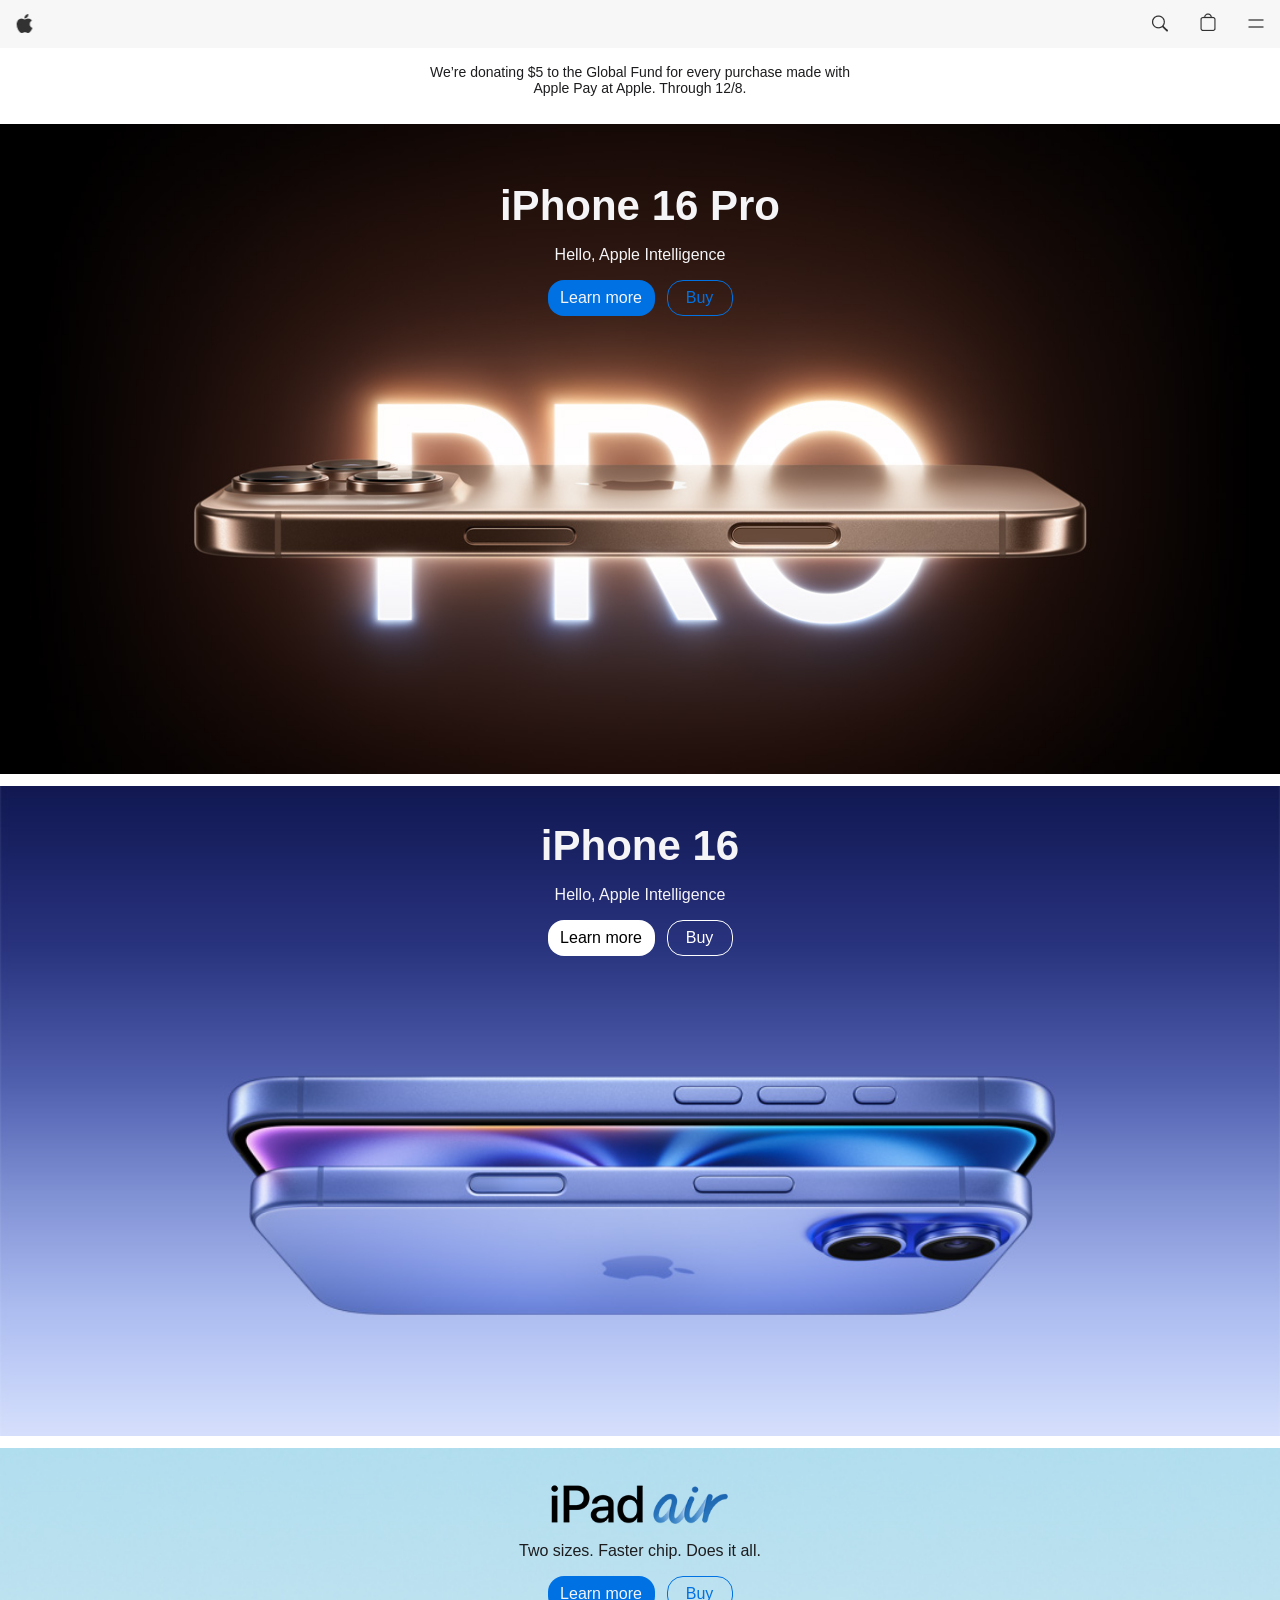
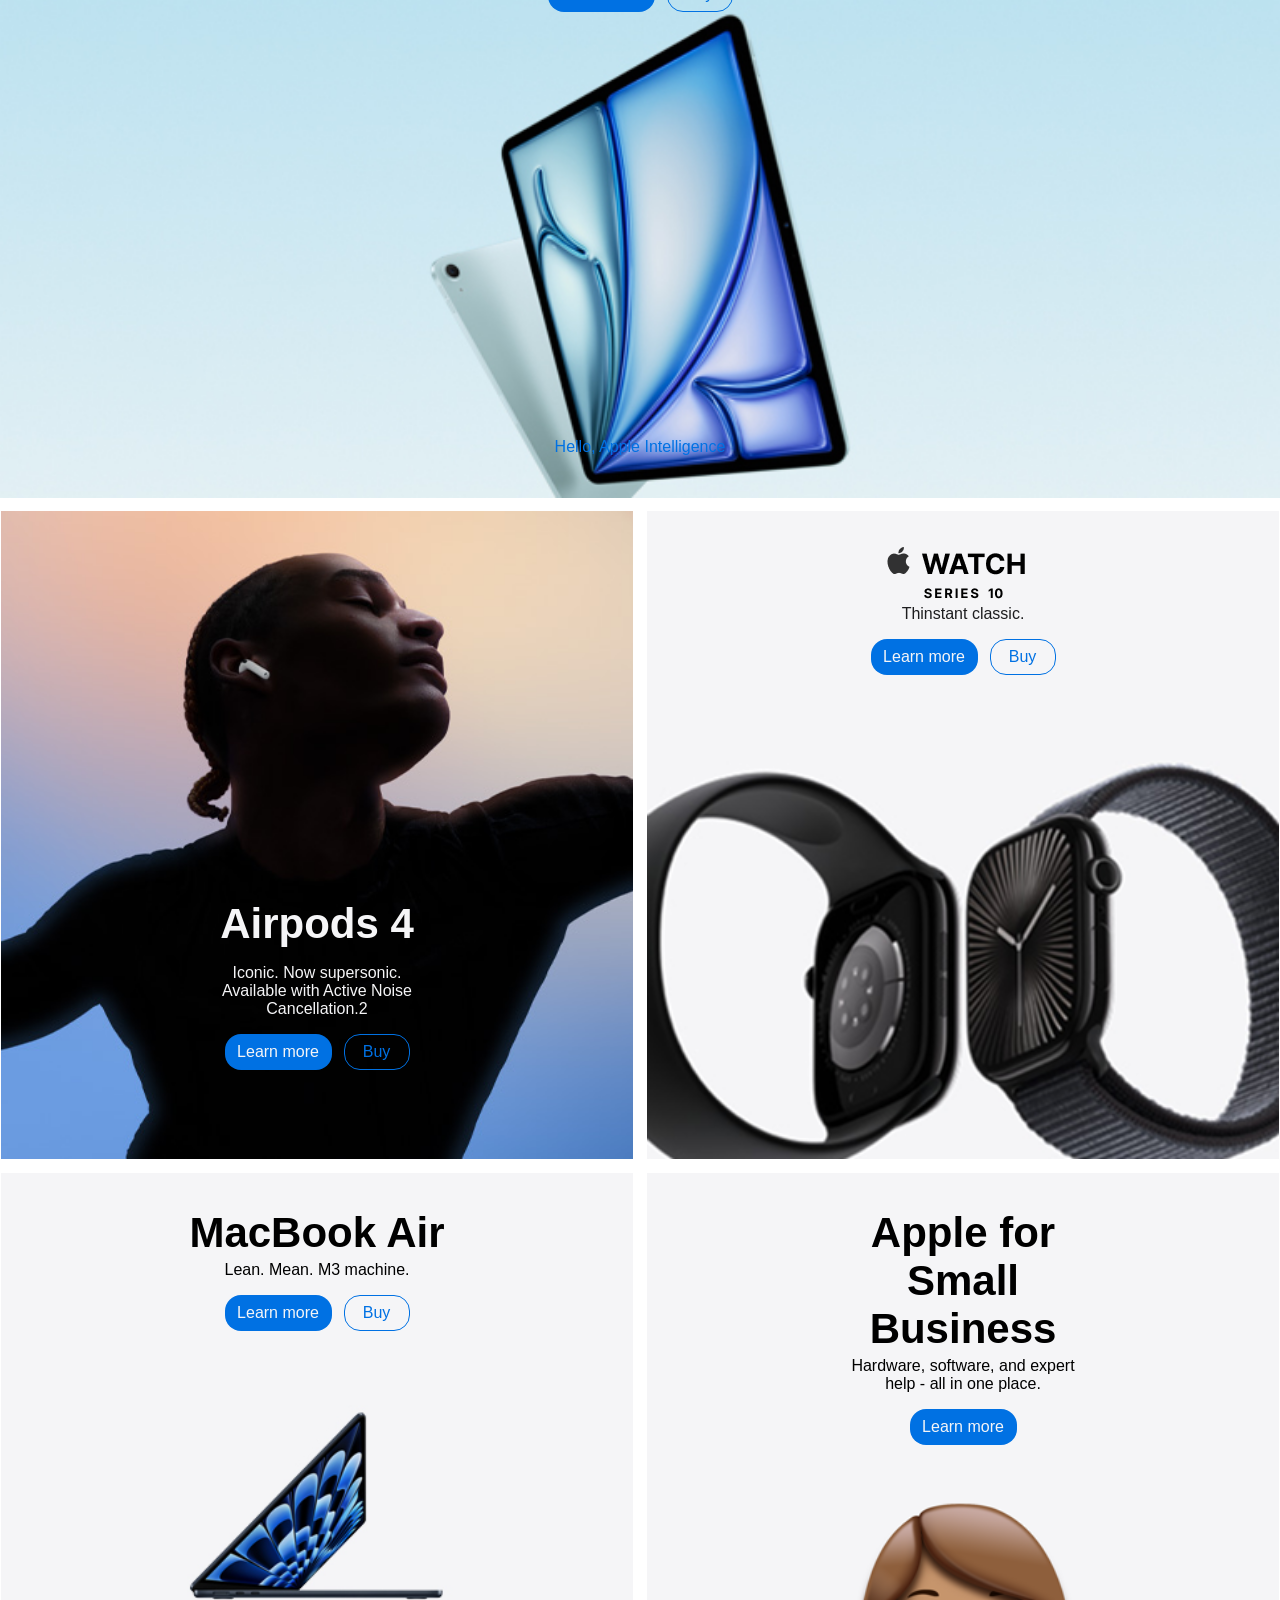
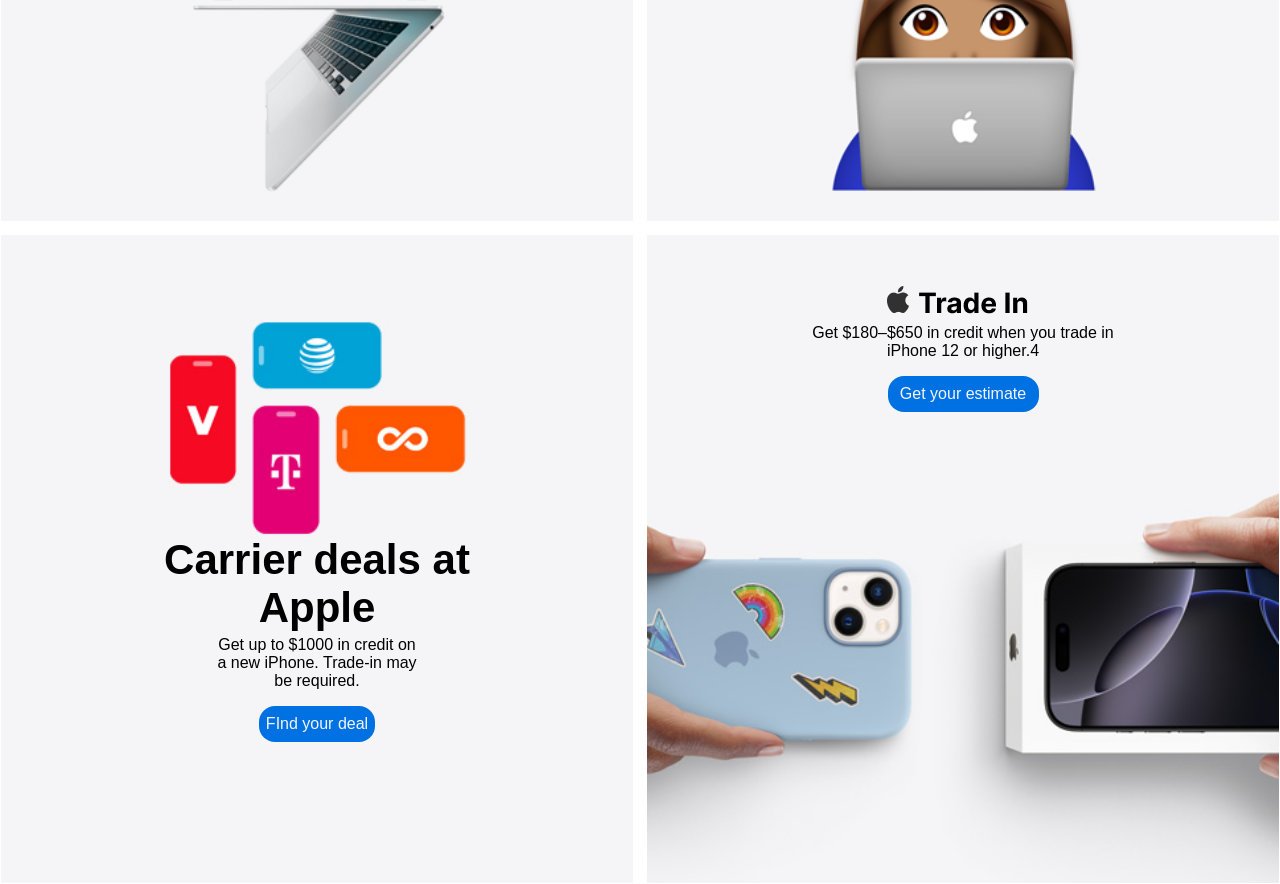
<file: index.html>
<!DOCTYPE html>
<html lang="en">
  <head>
    <meta charset="UTF-8" />
    <meta name="viewport" content="width=device-width, initial-scale=1.0" />
    <title>Apple Web Application</title>
    <link rel="stylesheet" href="style.css" />
  </head>

  <body class="inter">
    <!-- NAVIGATION -->
    <div class="navigation">
      <img src="images/apple.png" alt="apple-logo" width="48px" height="48px" />
      <ul class="nav-menu">
        <li>Store</li>
        <li>Mac</li>
        <li>iPad</li>
        <li>iPhone</li>
        <li>Watch</li>
        <li>Vision</li>
        <li>Airpods</li>
        <li>TV & Home</li>
        <li>Entertainment</li>
        <li>Accessories</li>
        <li>Support</li>
      </ul>
      <div class="overlay">
        <img src="images/search.png" alt="search" width="48px" height="48px" />
        <img src="images/Item.png" alt="item" width="48px" height="48px" />
        <img
          src="images/lines.png"
          alt="lines"
          width="48px"
          height="48px"
          class="lines"
        />
      </div>
    </div>

    <!-- SECTION-1 -->
    <div class="section-1">
      <p>
        We’re donating $5 to the Global Fund for every purchase made with
        Apple Pay at Apple. Through 12/8.
      </p>
    </div>

    <!--SECTION-2 -->
    <div class="margin section-2">
      <div class="content-2">
        <h3>iPhone 16 Pro</h3>
        <p>Hello, Apple Intelligence</p>
      </div>
      <div class="button">
        <p class="learn">Learn more</p>
        <p class="buy">Buy</p>
      </div>
    </div>
    <!-- SECTION-3 -->
    <div class="margin section-3">
      <div class="content-3">
        <h3>iPhone 16</h3>
        <p>Hello, Apple Intelligence</p>
      </div>
      <div class="button">
        <p class="learn-3">Learn more</p>
        <p class="buy-3">Buy</p>
      </div>
    </div>
    <!--SECTION-4 -->
    <div class="margin section-4">
      <div class="content-4">
        <img
          src="images/ipad-air.png"
          alt="iPad-air"
          width="180px"
          height="42px"
        />
        <p>Two sizes. Faster chip. Does it all.</p>
      </div>
      <div class="button">
        <p class="learn">Learn more</p>
        <p class="buy">Buy</p>
      </div>
      <div class="hello-4">
        <p>Hello, Apple Intelligence</p>
      </div>

      <div class="subcontent-4">
        <div class="subcontent-4">
          <h3>Gift magic.</h3>
          <p>Make their holiday wish come true.</p>
        </div>
        <div class="button">
          <p class="learn-4">Shop gifts</p>
        </div>
      </div>
    </div>

    <div class="grid-container">
      <!--SECTION-5 -->
      <div class="card section-5">
        <div class="content-5">
          <h3>Airpods 4</h3>
          <p>
            Iconic. Now supersonic. Available with Active Noise Cancellation.2
          </p>
        </div>
        <div class="button">
          <p class="learn">Learn more</p>
          <p class="buy">Buy</p>
        </div>
        <!-- hidden airpods -->
        <div class="subcontent-5">
          <h3>Airpods Pro 2</h3>
          <p>Now with a Hearing Aid feature.2</p>
        </div>
        <div class="button-5">
          <p class="learn-5">Learn more</p>
          <p class="buy-5">Buy</p>
        </div>
      </div>
      <!--SECTION-6 -->
      <div class="card section-6">
        <div class="content-6">
          <img src="images/iwatch.png" alt="Apple watch logo" height="54px" />
          <p>Thinstant classic.</p>
        </div>
        <div class="button">
          <p class="learn">Learn more</p>
          <p class="buy">Buy</p>
        </div>
      </div>
      <!--SECTION-7 -->
      <div class="card section-7">
        <div class="content-7">
          <h3>MacBook Air</h3>
          <p>Lean. Mean. M3 machine.</p>
        </div>
        <div class="button">
          <p class="learn-7">Learn more</p>
          <p class="buy-7">Buy</p>
        </div>
      </div>
      <!-- SECTION-8 -->
      <div class="card section-8">
        <div class="content-8">
          <h3>Apple for Small Business</h3>
          <p>Hardware, software, and expert help - all in one place.</p>
        </div>
        <div class="button">
          <p class="learn-7">Learn more</p>
        </div>
      </div>
      <!-- SECTION-9 -->
      <div class="card section-9">
        <div class="content-9">
          <h3>Carrier deals at Apple</h3>
          <p>
            Get up to $1000 in credit on <br />
            a new iPhone. Trade-in may <br />
            be required.
          </p>
        </div>
        <div class="button">
          <p class="learn-9">FInd your deal</p>
        </div>
      </div>
      <!-- SECTION-10 -->
      <div class="card section-10">
        <div class="content-10">
          <img src="images/trade-in.png" alt="trade in" height="34px" />
          <p>Get $180–$650 in credit when you trade in iPhone 12 or higher.4</p>
        </div>
        <div class="button">
          <p class="learn-10">Get your estimate</p>
        </div>
      </div>
      <!-- SECTION-11 -->
      <div class="card section-11">
        <div class="content-10">
          <img src="images/card.png" alt="card" height="34px" />
          <p>Get up to 3% Daily Cash back with every purchase.</p>
        </div>
        <div class="button">
          <p class="learn-10">Learn more</p>
          <p class="buy-10">Apply now</p>
        </div>
      </div>
    </div>
  </body>
</html>
</file>
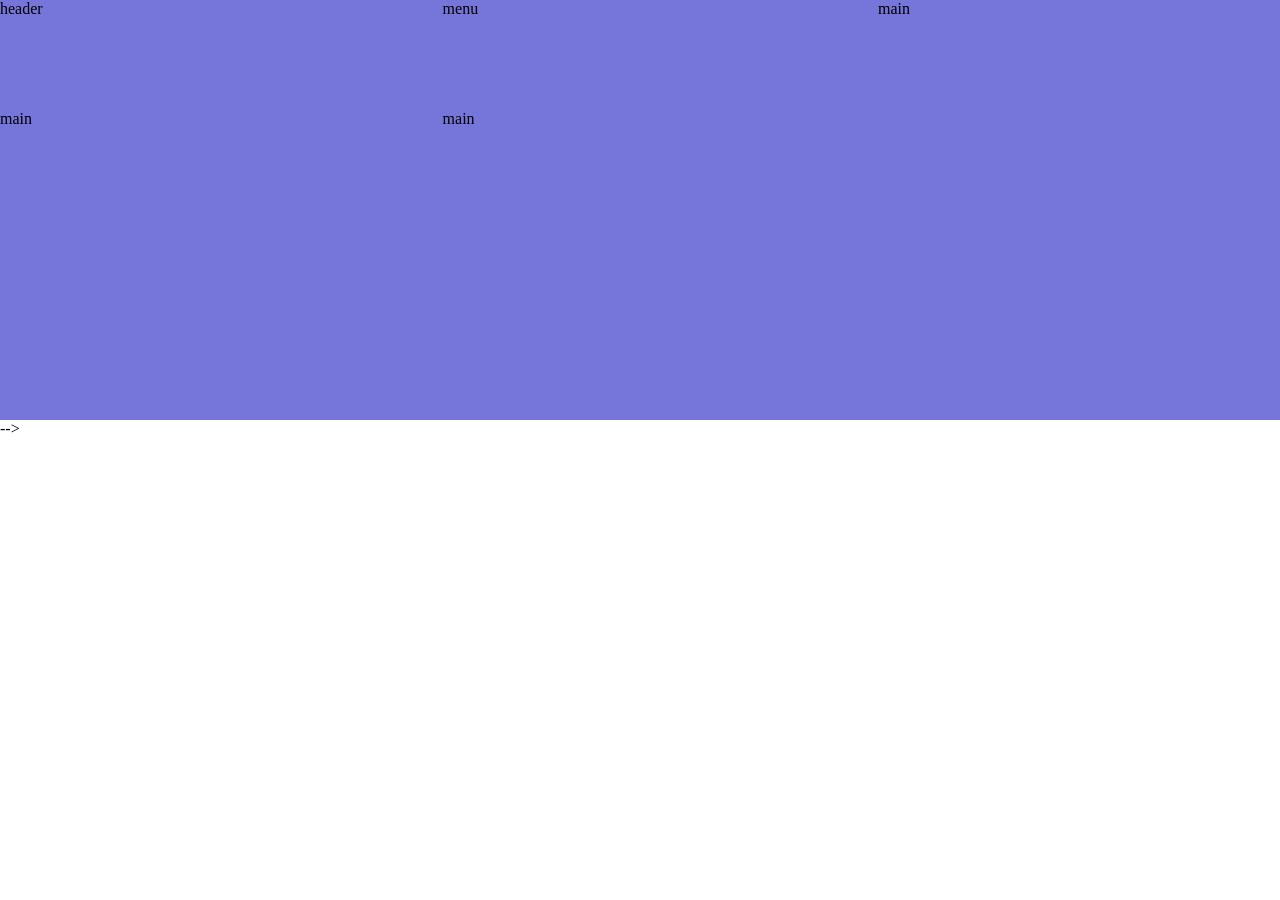
<file: responsive_design/response.html>
<!DOCTYPE html>
<html lang="en">
  <head>
    <meta charset="UTF-8" />
    <meta name="viewport" content="width=device-width, initial-scale=1.0" />
    <title>Responsive and Grid</title>
    <link rel="stylesheet" href="response.css" />
  </head>
  <body>
    <!-- <div class="container">
      <div class="response">responsive design</div>
      <div class="response">responsive design</div>
      <div class="response">responsive design</div>
      <div class="response">responsive design</div>
      <div class="response">responsive design</div>
    </div>

    <!-- <div class="grid-container">
      <div class="box"></div>
      <div class="box"></div>
      <div class="box"></div>
      <div class="box"></div>
      <div class="box"></div>
    </div> -->

    <div class="grid-container">
      <div class="header">header</div>
      <div class="item-1">menu</div>
      <div class="item-2">main</div>
      <div class="item-3">main</div>
      <div class="item-4">main</div>
    </div> -->
  </body>
</html>
</file>
<file: style.css>
* {
  margin: 0;
  padding: 0;
  box-sizing: border-box;
}

.inter {
  font-family: "Inter", sans-serif;
  font-optical-sizing: auto;
}
.margin {
  margin: 12px 0;
}
/* GRID */
.grid-container {
  display: grid;
  background-color: #ffffff;
  gap: 12px;
}
.card {
  background-color: #f1f1f1;
  border: 1px solid white;
}
.hidden-mobile {
  display: none;
}
.hidden-web {
  display: none;
}

/* NAVIGATION */

.navigation {
  display: flex;
  width: 100%;
  height: 48px;
  justify-content: space-between;
  background-color: #f5f5f7cc;
}

.nav-menu {
  display: none;
}
.overlay {
  display: flex;
}
.lines {
  display: flex;
}
.section-1 {
  display: flex;
  width: 328px;
  text-align: center;
  align-items: center;
  justify-content: center;
  font-size: 14px;
  color: #1d1d1f;
  padding-top: 18px;
  padding-bottom: 12px;
  margin: 0 auto;
}
h3 {
  font-size: 30px;
}
/* p {
  font-size: 22px;
} */
.section-2 {
  display: flex;
  flex-direction: column;
  background-image: url(./images/bg-sec-2-mobile.jpg);
  background-position: center;
  background-size: cover;
  width: 100%;
  height: 500px;
  color: #f5f5f7;
  gap: 16px;
}
.content-2 {
  display: flex;
  flex-direction: column;
  text-align: center;
  align-items: center;
  justify-content: center;
  padding-top: 350px;
  gap: 16px;
}
.button {
  display: flex;
  text-align: center;
  align-items: center;
  justify-content: center;
  gap: 12px;
}
.learn {
  display: flex;
  background-color: #0071e3;
  width: 107px;
  height: 36px;
  border-radius: 16px;
  align-items: center;
  justify-content: center;
}
.buy {
  display: flex;
  border: 1px solid #0071e3;
  color: #0071e3;
  width: 66px;
  height: 36px;
  border-radius: 16px;
  align-items: center;
  justify-content: center;
}

/* SECTION-3 */
.section-3 {
  display: flex;
  flex-direction: column;
  background-image: url(./images/bg-sec-3-mobile.png);
  background-position: center;
  background-size: cover;
  width: 100%;
  height: 500px;
  color: #f5f5f7;
  gap: 16px;
}
.content-3 {
  display: flex;
  flex-direction: column;
  text-align: center;
  align-items: center;
  justify-content: center;
  padding-top: 36px;
  gap: 16px;
}
.learn-3 {
  display: flex;
  background-color: #ffffff;
  color: black;
  width: 107px;
  height: 36px;
  border-radius: 16px;
  align-items: center;
  justify-content: center;
}
.buy-3 {
  display: flex;
  border: 1px solid #ffffff;
  color: #ffffff;
  width: 66px;
  height: 36px;
  border-radius: 16px;
  align-items: center;
  justify-content: center;
}
/* SECTION-4 */
.section-4 {
  display: flex;
  flex-direction: column;
  background-image: url(./images/bg-sec-4-mobile.png);
  background-position: center;
  background-size: cover;
  width: 100%;
  height: 500px;
  color: #f5f5f7;
  gap: 16px;
}
.content-4 {
  display: flex;
  color: #1d1d1f;
  flex-direction: column;
  text-align: center;
  align-items: center;
  justify-content: center;
  padding-top: 36px;
  gap: 16px;
}
.hello-4 {
  display: flex;
  text-align: center;
  align-items: center;
  justify-content: center;
  padding-top: 276px;
  color: #0071e3;
}
.subcontent-4 {
  display: none;
}
.subcontent-4 {
  display: none;
  color: #1d1d1f;
  flex-direction: column;
  text-align: center;
  align-items: center;
  justify-content: center;
  padding-top: 206px;
  gap: 16px;
}
.learn-4 {
  display: flex;
  background-color: #0071e3;
  width: 107px;
  height: 36px;
  color: white;
  border-radius: 16px;
  align-items: center;
  justify-content: center;
}
.subcontent-5 {
  display: none;
  /* color: #1d1d1f; */
  flex-direction: column;
  text-align: center;
  align-items: center;
  justify-content: center;
  padding-top: 450px;
  gap: 16px;
}
/* SECTION-5 */
.section-5 {
  display: flex;
  flex-direction: column;
  background-image: url(./images/bg-sec-5-mobile.png);
  background-position: center;
  background-size: cover;
  width: 100%;
  height: 500px;
  color: #f5f5f7;
  gap: 16px;
}
.content-5 {
  display: flex;
  flex-direction: column;
  width: 241px;
  text-align: center;
  align-items: center;
  justify-content: center;
  padding-top: 289px;
  margin: 0 auto;
  gap: 16px;
}

.button-5 {
  display: none;
  text-align: center;
  align-items: center;
  justify-content: center;
  gap: 12px;
}
.learn-5 {
  display: none;
  background-color: #0071e3;
  width: 107px;
  height: 36px;
  border-radius: 16px;
  align-items: center;
  justify-content: center;
}
.buy-5 {
  display: none;
  border: 1px solid #0071e3;
  color: #0071e3;
  width: 66px;
  height: 36px;
  border-radius: 16px;
  align-items: center;
  justify-content: center;
}
/* SECTION-6 */
.section-6 {
  display: flex;
  flex-direction: column;
  background-image: url(./images/bg-sec-6-mobile.png);
  background-position: center;
  background-size: cover;
  width: 100%;
  height: 500px;
  color: #f5f5f7;
  gap: 16px;
}
.content-6 {
  display: flex;
  color: #1d1d1f;
  flex-direction: column;
  text-align: center;
  align-items: center;
  justify-content: center;
  padding-top: 36px;
  gap: 4px;
}
/* SECTION-7 */
.section-7 {
  display: flex;
  flex-direction: column;
  background-image: url(./images/bg-sec-7-mobile.jpg);
  background-position: center;
  background-size: cover;
  width: 100%;
  height: 500px;
  /* color: #1d1d1f; */
  gap: 16px;
}
.content-7 {
  display: flex;
  flex-direction: column;
  text-align: center;
  align-items: center;
  justify-content: center;
  padding-top: 36px;
  gap: 4px;
}
.button {
  display: flex;
  text-align: center;
  align-items: center;
  justify-content: center;
  gap: 12px;
}
.learn-7 {
  display: flex;
  background-color: #0071e3;
  width: 107px;
  height: 36px;
  color: #f5f5f7;
  border-radius: 16px;
  align-items: center;
  justify-content: center;
}
.buy-7 {
  display: flex;
  border: 1px solid #0071e3;
  color: #0071e3;
  width: 66px;
  height: 36px;
  border-radius: 16px;
  align-items: center;
  justify-content: center;
}
/* SECTION-8 */
.section-8 {
  display: flex;
  flex-direction: column;
  background-image: url(./images/bg-sec-8-mobile.png);
  background-position: center;
  background-size: cover;
  width: 100%;
  height: 500px;
  /* color: #1d1d1f; */
  gap: 16px;
}
.content-8 {
  display: flex;
  width: 257px;
  flex-direction: column;
  text-align: center;
  align-items: center;
  justify-content: center;
  padding-top: 36px;
  margin: 0 auto;
  gap: 4px;
}

/* SECTION-9 */
.section-9 {
  display: flex;
  flex-direction: column;
  background-image: url(./images/bg-sec-9-mobile.jpg);
  background-position: center;
  background-size: cover;
  width: 100%;
  height: 500px;
  /* color: #1d1d1f; */
  gap: 16px;
}
.content-9 {
  display: flex;
  width: 314px;
  flex-direction: column;
  text-align: center;
  align-items: center;
  justify-content: center;
  padding-top: 301px;
  margin: 0 auto;
  gap: 4px;
}
.learn-9 {
  display: flex;
  background-color: #0071e3;
  width: 116px;
  height: 36px;
  color: #f5f5f7;
  border-radius: 16px;
  align-items: center;
  justify-content: center;
}
/* SECTION-10 */
.section-10 {
  display: flex;
  flex-direction: column;
  background-image: url(./images/bg-sec-10-mobile.jpg);
  background-position: center;
  background-size: cover;
  width: 100%;
  height: 500px;
  /* color: #1d1d1f; */
  gap: 16px;
}
.content-10 {
  display: flex;
  width: 314px;
  flex-direction: column;
  text-align: center;
  align-items: center;
  justify-content: center;
  padding-top: 51px;
  margin: 0 auto;
  gap: 4px;
}
.learn-10 {
  display: flex;
  background-color: #0071e3;
  width: 151px;
  height: 36px;
  color: #f5f5f7;
  border-radius: 16px;
  align-items: center;
  justify-content: center;
}
/* SECTION-11 */
.section-11 {
  display: none;
  flex-direction: column;
  background-image: url(./images/bg-sec-11-web.jpg);
  background-position: center;
  background-size: cover;
  width: 100%;
  height: 500px;
  /* color: #1d1d1f; */
  gap: 16px;
}
.buy-10 {
  display: flex;
  border: 1px solid #0071e3;
  color: #0071e3;
  width: 112px;
  height: 36px;
  border-radius: 16px;
  align-items: center;
  justify-content: center;
}
/* MEDIA-PAD*/

@media only screen and (min-width: 700px) {
  .grid-container {
    margin: 0 auto;
    grid-template-columns: auto auto;
  }

  .section-1 {
    display: flex;
    width: 444px;
    justify-content: center;
    align-items: center;
    padding: 16px 10px 16px 10px;
    margin: 0 auto;
  }
  .section-2 {
    display: flex;
    flex-direction: column;
    background-image: url(./images/bg-sec-2-web.jpg);
    background-position: center;
    background-size: cover;
    width: 100%;
    height: 650px;
    gap: 16px;
  }
  .content-2 {
    display: flex;
    flex-direction: column;
    text-align: center;
    align-items: center;
    justify-content: center;
    padding-top: 58px;
  }
  .section-3 {
    display: flex;
    flex-direction: column;
    background-image: url(./images/bg-sec-3-pad.jpg);
    background-position: center;
    background-size: cover;
    width: 100%;
    height: 650px;
    color: #f5f5f7;
    gap: 16px;
  }
  .section-4 {
    display: flex;
    flex-direction: column;
    background-image: url(./images/bg-sec-4-pad.png);
    background-position: center;
    background-size: cover;
    width: 100%;
    height: 650px;
    color: #f5f5f7;
    gap: 16px;
  }
  h3 {
    font-size: 42px;
  }
  /* helllllooooo intelligence padidingngn */
  .hello-4 {
    display: flex;
    text-align: center;
    align-items: center;
    justify-content: center;
    padding-top: 410px;
    color: #0071e3;
  }
  .subcontent-4 {
    display: none;
  }
  .section-5 {
    display: flex;
    flex-direction: column;
    background-image: url(./images/bg-sec-5-pad.jpg);
    background-position: center;
    background-size: cover;
    width: 100%;
    height: 650px;
    color: #f5f5f7;
    gap: 16px;
  }
  .content-5 {
    display: flex;
    flex-direction: column;
    width: 241px;
    text-align: center;
    align-items: center;
    justify-content: center;
    padding-top: 389px;
    margin: 0 auto;
    gap: 16px;
  }
  .subcontent-5 {
    display: none;
  }
  .button-5 {
    display: none;
  }
  .section-6 {
    display: flex;
    flex-direction: column;
    background-image: url(./images/bg-sec-6-mobile.png);
    background-position: center;
    background-size: cover;
    width: 100%;
    height: 650px;
    color: #f5f5f7;
    gap: 16px;
  }

  .section-7 {
    display: flex;
    flex-direction: column;
    background-image: url(./images/bg-sec-7-pad.jpg);
    background-position: center;
    background-size: cover;
    width: 100%;
    height: 650px;
    /* color: #1d1d1f; */
    gap: 16px;
  }
  .section-8 {
    display: flex;
    flex-direction: column;
    background-image: url(./images/bg-sec-8-mobile.png);
    background-position: center;
    background-size: cover;
    width: 100%;
    height: 650px;
    /* color: #1d1d1f; */
    gap: 16px;
  }
  .section-9 {
    display: flex;
    flex-direction: column;
    background-image: url(./images/bg-sec-9-mobile.jpg);
    background-position: center;
    background-size: cover;
    width: 100%;
    height: 650px;
    /* color: #1d1d1f; */
    gap: 16px;
  }
  .section-10 {
    display: flex;
    flex-direction: column;
    background-image: url(./images/bg-sec-10-mobile.jpg);
    background-position: center;
    background-size: cover;
    width: 100%;
    height: 650px;
    /* color: #1d1d1f; */
    gap: 16px;
  }
  .section-11 {
    display: none;
  }
  .grid-container {
    grid-template-columns: auto auto;
  }
  .hidden-web {
    display: none;
  }
  .hidden-mobile {
    display: flex;
  }
}
/* MEDIA-WEB */

@media only screen and (min-width: 1920px) {
  .container {
    width: 100%;
    margin: 0 auto;
  }
  .navigation {
    display: flex;
    width: 100%;
    height: 48px;
    gap: 24px;
    margin: 0 auto;
    background-color: #f5f5f7cc;
  }
  .nav-menu {
    list-style: none;
    display: flex;
    gap: 24px;
    align-items: center;
  }
  .lines {
    display: none;
  }
  .section-1 {
    display: flex;
    align-items: center;
    justify-content: center;
    margin: 0 auto;
    width: 100%;
  }
  .section-2 {
    display: flex;
    flex-direction: column;
    background-image: url(./images/bg-sec-2-web.jpg);
    background-position: center;
    background-size: cover;
    width: 100%;
    height: 692px;
  }
  .content-2 {
    display: flex;
    flex-direction: column;
    text-align: center;
    align-items: center;
    justify-content: center;
    padding-top: 55px;
    gap: 16px;
  }
  .section-3 {
    display: flex;
    flex-direction: column;
    background-image: url(./images/bg-sec-3-web.jpg);
    background-position: center;
    background-size: cover;
    width: 100%;
    height: 650px;
    color: #f5f5f7;
    gap: 16px;
  }
  .section-4 {
    display: flex;
    flex-direction: column;
    background-image: url(./images/bg-sec-4-web.png);
    background-position: center;
    background-size: cover;
    width: 100%;
    height: 650px;
    color: #f5f5f7;
    gap: 16px;
  }
  h3 {
    font-size: 52px;
  }
  .content-4 {
    display: none;
  }
  .learn {
    display: none;
  }
  .buy {
    display: none;
  }
  .hello-4 {
    display: none;
  }
  .subcontent-4 {
    display: flex;
  }
  .section-5 {
    display: flex;
    flex-direction: column;
    background-image: url(./images/bg-sec-5-web.jpg);
    background-position: center;
    background-size: cover;
    width: 100%;
    height: 650px;
    color: #f5f5f7;
    gap: 16px;
  }
  .content-5 {
    display: none;
    flex-direction: column;
    width: 241px;
    text-align: center;
    align-items: center;
    justify-content: center;
    padding-top: 450px;
    margin: 0 auto;
    gap: 16px;
  }
  .subcontent-5 {
    display: flex;
  }
  .button-5 {
    display: flex;
  }
  .buy-5 {
    display: flex;
  }
  .learn-5 {
    display: flex;
  }
  .section-6 {
    display: flex;
    flex-direction: column;
    background-image: url(./images/bg-sec-6-web.jpg);
    background-position: center;
    background-size: cover;
    width: 100%;
    height: 650px;
    color: #f5f5f7;
    gap: 16px;
  }
  .hidden-web {
    display: none;
  }
  .section-7 {
    display: flex;
    flex-direction: column;
    background-image: url(./images/bg-sec-7-web.jpg);
    background-position: center;
    background-size: cover;
    width: 100%;
    height: 650px;
    /* color: #1d1d1f; */
    gap: 16px;
  }
  .section-8 {
    display: none;
  }
  .section-9 {
    display: none;
  }
  .section-10 {
    display: flex;
    flex-direction: column;
    background-image: url(./images/bg-sec-10-web.jpg);
    background-position: center;
    background-size: cover;
    width: 100%;
    height: 650px;
    gap: 16px;
  }
  .section-11 {
    display: flex;
    flex-direction: column;
    background-image: url(./images/bg-sec-11-web.jpg);
    background-position: center;
    background-size: cover;
    width: 100%;
    height: 650px;
    /* color: #1d1d1f; */
    gap: 16px;
  }
  .section-4 {
    display: flex;
    flex-direction: column;
    background-image: url(./images/bg-sec-4-web.png);
    background-position: center;
    background-size: cover;
    width: 100%;
    height: 650px;
    color: #f5f5f7;
    gap: 16px;
  }
}
</file>
<file: responsive_design/response.css>
* {
  padding: 0;
  margin: 0;
}
.response {
  width: 100%;
  height: 200px;
  border: 1px solid black;
  background-color: rgb(212, 166, 255);
}
.container {
  display: flex;
  gap: 20px;
}
@media screen and (min-width: 600px) {
  .response {
    background-color: rgb(102, 162, 141);
  }
  .container {
    display: flex;
    flex-direction: column;
  }
}
@media screen and (min-width: 900px) {
  .response {
    background-color: rgb(198, 140, 149);
  }
  p {
    display: block;
  }
}
.p {
  display: none;
}
/* GRID */
.grid-container {
  display: grid;
  grid-template-columns: auto auto auto;
  grid-template-rows: 100px 300px auto;
  background-color: rgb(117, 117, 218);
  column-gap: 30px;
  row-gap: 10px;
}
.box {
  height: 100px;
  border: 1px solid white;
}
</file>
